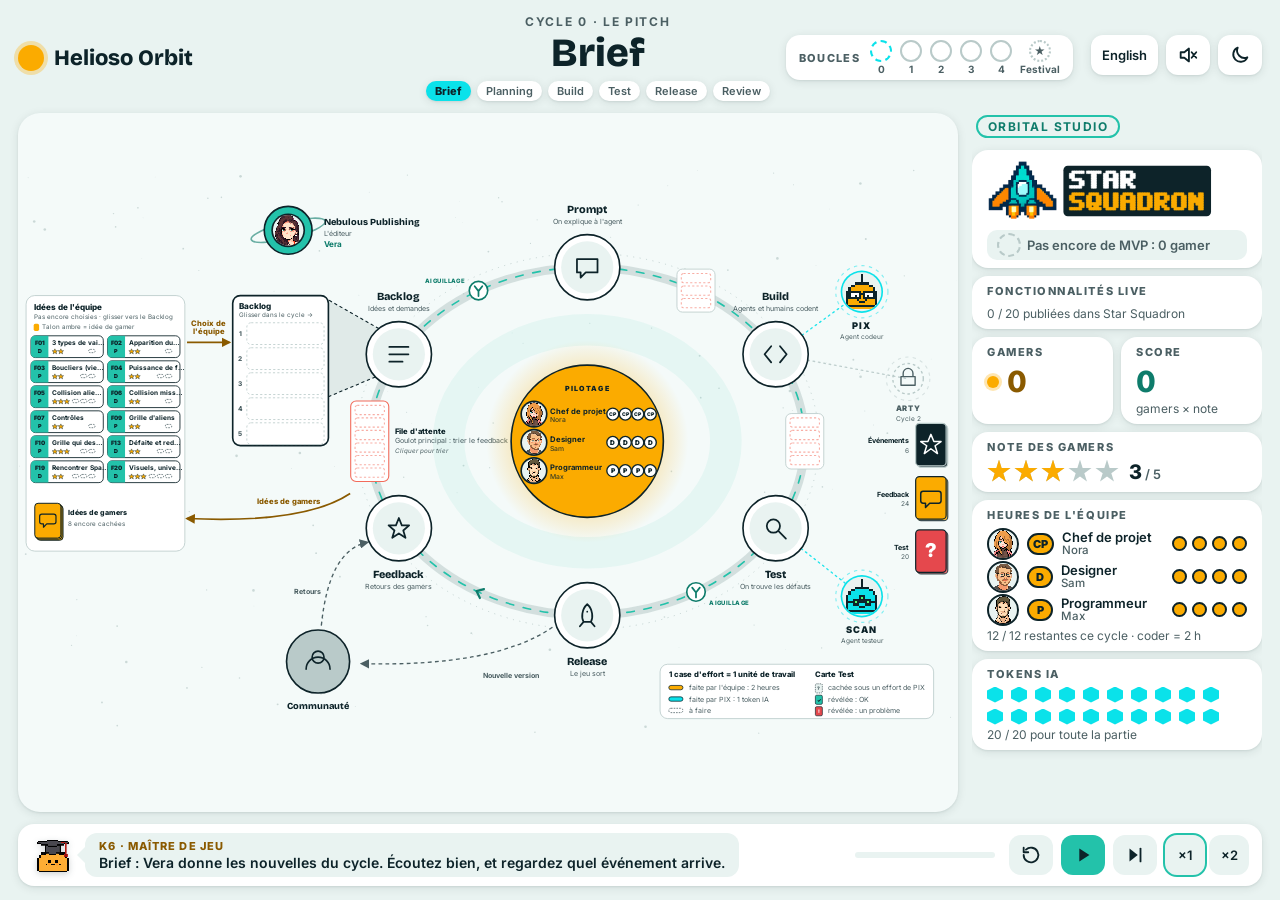
<file: game/plateau/index.html>
<!doctype html>
<html lang="fr" data-theme="clair">
<head>
  <meta charset="utf-8">
  <meta name="viewport" content="width=device-width, initial-scale=1">
  <title>Helioso Orbit</title>
  <script>
    // Appliquer le thème gardé en mémoire avant l'affichage (pas de flash).
    try {
      var p = JSON.parse(localStorage.getItem("helioso-orbit-plateau") || "{}");
      if (p.theme) document.documentElement.dataset.theme = p.theme;
    } catch (e) {}
  </script>
  <!-- Polices de la direction artistique. Hors ligne, des polices système prennent le relais. -->
  <link rel="preconnect" href="https://fonts.googleapis.com">
  <link rel="preconnect" href="https://fonts.gstatic.com" crossorigin>
  <link rel="stylesheet" href="https://fonts.googleapis.com/css2?family=Bricolage+Grotesque:opsz,wght@12..96,700;12..96,800&family=Inter:wght@400;500;600;700;900&display=swap">
  <link rel="stylesheet" href="style.css">
</head>
<body>
  <div class="ecran">
    <header class="barre-haut">
      <div class="marque">
        <span class="marque-soleil" aria-hidden="true"></span>
        <span class="marque-nom" data-texte="jeu.titre"></span>
      </div>

      <div class="temps" id="temps" aria-live="polite"></div>

      <div class="boutons">
        <div class="boucles-entete" id="boucles-entete"></div>
        <button class="bouton bouton-texte" id="bouton-langue" data-texte="bouton.langue"></button>
        <button class="bouton" id="bouton-son">
          <svg viewBox="0 0 24 24" aria-hidden="true">
            <path class="icone-trait" d="M4 9h4l5-4v14l-5-4H4z"/>
            <path class="icone-trait son-on" d="M16 9a4 4 0 0 1 0 6M18.5 6.5a8 8 0 0 1 0 11"/>
            <path class="icone-trait son-off" d="M16 9l5 6M21 9l-5 6"/>
          </svg>
        </button>
        <button class="bouton" id="bouton-theme">
          <svg viewBox="0 0 24 24" aria-hidden="true">
            <g class="theme-soleil">
              <circle class="icone-trait" cx="12" cy="12" r="4.5"/>
              <path class="icone-trait" d="M12 2v2.5M12 19.5V22M2 12h2.5M19.5 12H22M4.9 4.9l1.8 1.8M17.3 17.3l1.8 1.8M4.9 19.1l1.8-1.8M17.3 6.7l1.8-1.8"/>
            </g>
            <path class="icone-trait theme-lune" d="M20 14.5A8 8 0 0 1 9.5 4a8 8 0 1 0 10.5 10.5z"/>
          </svg>
        </button>
      </div>
    </header>

    <main class="zone">
      <div class="plateau-cadre">
        <svg id="plateau" class="plateau" role="img" aria-label="Plateau de l'orbite d'itération"></svg>
        <div id="couche-cartes" class="couche-cartes"></div>
      </div>
      <aside class="tableau" id="tableau"></aside>
    </main>

    <footer class="barre-lecture">
      <!-- K6, le maître de jeu : il explique chaque temps, en sous-titre, sans cacher le plateau. -->
      <div class="guide">
        <img class="guide-k6 pixel" src="../../assets/personnages/k6-maitre-tete.png" alt="">
        <div class="guide-bulle">
          <span class="guide-nom" data-texte="guide.nom"></span>
          <span class="guide-texte" id="guide-texte"></span>
        </div>
      </div>
      <div class="lecture-controles">
        <div class="piste" aria-hidden="true"><div class="piste-remplie" id="lecture-piste"></div></div>
        <button class="bouton" id="lecture-recommencer" data-titre="lecture.recommencer">
          <svg viewBox="0 0 24 24" aria-hidden="true"><path class="icone-trait" d="M4 12a8 8 0 1 0 2.5-5.8M4 4v5h5"/></svg>
        </button>
        <button class="bouton bouton-lire" id="lecture-lire" data-titre="lecture.lire">
          <svg viewBox="0 0 24 24" aria-hidden="true">
            <path class="icone-plein icone-lire" d="M8 5l11 7-11 7z"/>
            <path class="icone-plein icone-pause" d="M7 5h3.5v14H7zM13.5 5H17v14h-3.5z"/>
          </svg>
        </button>
        <button class="bouton" id="lecture-pas" data-titre="lecture.pas">
          <svg viewBox="0 0 24 24" aria-hidden="true"><path class="icone-plein" d="M6 5l9 7-9 7z"/><path class="icone-trait" d="M18 5v14"/></svg>
        </button>
        <div class="vitesses">
          <button class="bouton bouton-texte actif" data-vitesse="1">×1</button>
          <button class="bouton bouton-texte" data-vitesse="2">×2</button>
        </div>
      </div>
    </footer>
  </div>

  <script src="js/scenario-studio.js"></script>
  <script src="js/vitrine.js"></script>
  <script src="js/plateau.js"></script>
  <script src="js/schemas-feedback.js"></script>
  <script src="js/pioches.js"></script>
  <script src="js/logo-star-squadron.js"></script>
  <script src="js/tableau-de-bord.js"></script>
  <script src="js/animations.js"></script>
  <script src="js/banc.js"></script>
  <script src="js/aiguillage.js"></script>
  <script src="js/script-demo.js"></script>
  <script src="js/lecteur.js"></script>
  <script src="js/main.js"></script>
</body>
</html>
</file>
<file: game/plateau/style.css>
/* Helioso Orbit — le plateau.
   Toutes les couleurs passent par les variables de docs/jeu/direction-artistique.md.
   Les variables « dérivées » (--line, --ombre, --ciel…) sont listées dans la même page. */

/* --- Les deux thèmes ------------------------------------------------------ */

:root,
[data-theme="clair"] {
  --bg: #E9F3F1;
  --surface: #FFFFFF;
  --surface-2: #E9F3F1;
  --border: transparent;
  --text: #0D2329;
  --text-muted: #4B5F63;
  --accent: #23C2AA;
  --accent-text: #0E7C6B;
  --agent: #0AE2EA;
  --sun: #FBAB00;
  --sun-text: #8A5A00;
  --danger: #E5484D;
  --queue: #F26B5B;

  /* Dérivées */
  --ink: #0D2329;               /* encre bleu nuit (contours, texte sur ambre) */
  --line: #0D2329;              /* contours du style flat */
  --line-soft: #B9CAC9;         /* traits secondaires (gris sauge) */
  --ombre: 0 2px 10px rgba(13, 35, 41, 0.10), 0 1px 2px rgba(13, 35, 41, 0.08);
  --ciel: #B9CAC9;              /* étoiles du fond */
  --halo-soleil: rgba(251, 171, 0, 0.30);
  --halo-agent: rgba(10, 226, 234, 0.35);
  --sur-accent: #0D2329;        /* texte sur aplat sarcelle */
  --sur-danger: #FFFFFF;
  --fond-plateau: #F4FAF9;
  --sur-encre: #FFFFFF;         /* texte sur aplat bleu nuit (carte Événement) */

  /* L'écran de jeu des schémas de feedback (style des prototypes de SpacePlan, identique dans les deux thèmes) */
  --ecran-fond: #0A1114;
  --ecran-vaisseau: #E5484D;
  --ecran-alien: #6DBE4B;
  --ecran-tir: #FBAB00;
  --ecran-tir-alien: #FF8A3D;
  --ecran-boite: #0AE2EA;
  --ecran-texte: #E6EDF3;
}

[data-theme="sombre"] {
  --bg: #0A1114;
  --surface: #161F22;
  --surface-2: #0D2329;
  --border: #24313A;
  --text: #E6EDF3;
  --text-muted: #8CA3AB;
  --accent: #23C2AA;
  --accent-text: #0AE2EA;
  --agent: #0AE2EA;
  --sun: #FBAB00;
  --sun-text: #FBAB00;
  --danger: #F87171;
  --queue: #FBAB00;

  --ink: #0D2329;
  --line: #2E4550;
  --line-soft: #24313A;
  --ombre: 0 0 0 1px #24313A;
  --ciel: #8CA3AB;
  --halo-soleil: rgba(251, 171, 0, 0.38);
  --halo-agent: rgba(10, 226, 234, 0.45);
  --sur-accent: #0A1114;
  --sur-danger: #0A1114;
  --fond-plateau: #0C1518;
  --sur-encre: #E6EDF3;

  --ecran-fond: #0A1114;
  --ecran-vaisseau: #F87171;
  --ecran-alien: #6DBE4B;
  --ecran-tir: #FBAB00;
  --ecran-tir-alien: #FF8A3D;
  --ecran-boite: #0AE2EA;
  --ecran-texte: #E6EDF3;
}

/* --- La page -------------------------------------------------------------- */

* { box-sizing: border-box; }

html, body {
  margin: 0;
  height: 100%;
  background: var(--bg);
  color: var(--text);
  font-family: "Inter", "Segoe UI", system-ui, -apple-system, sans-serif;
  transition: background-color 0.3s, color 0.3s;
}

.ecran {
  display: grid;
  grid-template-rows: auto 1fr auto;
  height: 100vh;
  min-height: 560px;
  padding: 14px 18px;
  gap: 12px;
}

/* Le titre suit le thème : Bricolage Grotesque en clair, Inter 900 en sombre. */
.titre-police { font-family: "Bricolage Grotesque", "Inter", "Segoe UI", sans-serif; font-weight: 800; }
[data-theme="sombre"] .titre-police { font-family: "Inter", "Segoe UI", sans-serif; font-weight: 900; }

/* --- La barre du haut ----------------------------------------------------- */

.barre-haut {
  display: grid;
  grid-template-columns: 1fr auto 1fr;
  align-items: center;
  gap: 16px;
}

.marque { display: flex; align-items: center; gap: 10px; }
.marque-soleil {
  width: 26px; height: 26px; border-radius: 50%;
  background: var(--sun);
  box-shadow: 0 0 0 4px var(--halo-soleil);
}
.marque-nom {
  font-family: "Bricolage Grotesque", "Inter", sans-serif; font-weight: 800; font-size: 22px;
}
[data-theme="sombre"] .marque-nom {
  font-family: "Inter", sans-serif; font-weight: 900; letter-spacing: 0.04em; text-transform: uppercase; font-size: 18px;
}
.marque-scenario {
  font-size: 12px; font-weight: 700; letter-spacing: 0.12em; text-transform: uppercase;
  color: var(--accent-text);
  border: 2px solid var(--accent); border-radius: 999px; padding: 2px 10px;
}

/* Le temps en cours, en grand */
.temps { display: flex; flex-direction: column; align-items: center; gap: 4px; }
.temps-cycle { font-size: 12px; font-weight: 700; letter-spacing: 0.14em; text-transform: uppercase; color: var(--text-muted); }
.temps-cycle-titre::before { content: " · "; }
.temps-grand {
  font-family: "Bricolage Grotesque", "Inter", sans-serif; font-weight: 800;
  font-size: 40px; line-height: 1; color: var(--text);
}
[data-theme="sombre"] .temps-grand {
  font-family: "Inter", sans-serif; font-weight: 900; text-transform: uppercase; letter-spacing: 0.08em;
  color: var(--agent); text-shadow: 0 0 18px var(--halo-agent);
}
.temps-frise { display: flex; gap: 6px; list-style: none; margin: 4px 0 0; padding: 0; }
.temps-frise li {
  font-size: 11px; font-weight: 600; padding: 3px 9px; border-radius: 999px;
  color: var(--text-muted); background: var(--surface); box-shadow: var(--ombre);
}
.temps-frise li.fait { color: var(--accent-text); }
.temps-frise li.fait::before { content: "✓ "; }
.temps-frise li.actif { background: var(--agent); color: var(--ink); font-weight: 800; }

.boutons { display: flex; justify-content: flex-end; gap: 8px; }

.bouton {
  display: inline-flex; align-items: center; justify-content: center;
  min-width: 40px; height: 40px; padding: 0 10px;
  border-radius: 12px; border: 1px solid var(--border);
  background: var(--surface); color: var(--text); box-shadow: var(--ombre);
  font: 600 13px "Inter", sans-serif; cursor: pointer;
  transition: transform 0.15s, background-color 0.3s;
}
.bouton:hover:not(:disabled) { transform: translateY(-1px); }
.bouton:disabled { cursor: not-allowed; opacity: 0.55; }
.bouton svg { width: 22px; height: 22px; }
.icone-trait { fill: none; stroke: currentColor; stroke-width: 2; stroke-linecap: round; stroke-linejoin: round; }
.icone-plein { fill: currentColor; }

#bouton-son[data-etat="off"] .son-on,
#bouton-son[data-etat="on"] .son-off { display: none; }
#bouton-theme[data-etat="clair"] .theme-soleil,
#bouton-theme[data-etat="sombre"] .theme-lune { display: none; }

/* --- La zone centrale ----------------------------------------------------- */

.zone {
  display: grid;
  grid-template-columns: 1fr 290px;
  gap: 14px;
  min-height: 0;
}

.plateau-cadre {
  min-height: 0;
  border-radius: 22px;
  background: var(--fond-plateau);
  box-shadow: var(--ombre);
  border: 1px solid var(--border);
  overflow: hidden;
  transition: background-color 0.3s;
}
.plateau { width: 100%; height: 100%; display: block; }

/* --- Le plateau (SVG) ----------------------------------------------------- */

.plateau text { font-family: "Inter", "Segoe UI", sans-serif; fill: var(--text); }

.etoile { fill: var(--ciel); opacity: 0.7; }
.etoile.scintille { animation: scintille 4s ease-in-out infinite; }
@keyframes scintille { 50% { opacity: 0.15; } }

/* L'orbite */
.orbite-anneau { fill: none; stroke: var(--line-soft); stroke-width: 1.5; stroke-dasharray: 2 10; }
.orbite-trace { fill: none; stroke: var(--line-soft); stroke-width: 16; opacity: 0.55; }
.orbite-flux {
  fill: none; stroke: var(--accent); stroke-width: 3; stroke-dasharray: 14 18; stroke-linecap: round;
  animation: flux 3s linear infinite;
}
@keyframes flux { to { stroke-dashoffset: -64; } }
.chevron { fill: none; stroke: var(--accent-text); stroke-width: 4; stroke-linecap: round; stroke-linejoin: round; }

/* Les stations-planètes */
.station-planete { fill: var(--surface); stroke: var(--line); stroke-width: 3; transition: stroke 0.3s, fill 0.3s; }
.station-interieur { fill: var(--surface-2); }
.station-icone { fill: none; stroke: var(--text); stroke-width: 2.4; stroke-linecap: round; stroke-linejoin: round; }
.station-halo { fill: var(--halo-agent); opacity: 0; transition: opacity 0.4s; }
.station-nom { font-size: 20px; font-weight: 800; }
[data-theme="clair"] .station-nom { font-family: "Bricolage Grotesque", "Inter", sans-serif; }
[data-theme="sombre"] .station-nom { font-weight: 900; text-transform: uppercase; letter-spacing: 0.08em; font-size: 16px; }
.station-aide { font-size: 13px; fill: var(--text-muted) !important; }

.station.active .station-planete { stroke: var(--agent); stroke-width: 5; }
.station.active .station-interieur { fill: var(--agent); }
.station.active .station-icone { stroke: var(--ink); }
.station.active .station-halo { opacity: 1; animation: pulsation 2.2s ease-in-out infinite; transform-box: fill-box; transform-origin: center; }
.station.active .station-nom { fill: var(--accent-text); }
@keyframes pulsation { 50% { transform: scale(1.12); opacity: 0.45; } }

/* Les files d'attente */
.file-fond { fill: var(--surface); stroke: var(--line-soft); stroke-width: 1.5; }
[data-theme="sombre"] .file-fond { fill: var(--surface-2); }
.case-file { fill: none; stroke: var(--queue); stroke-width: 2; stroke-dasharray: 4 4; opacity: 0.55; transition: all 0.3s; }
.case-file.pleine { fill: var(--queue); stroke: var(--ink); stroke-dasharray: none; opacity: 1; }
[data-theme="sombre"] .case-file.pleine { stroke: var(--queue); }
.etiquette-file { font-size: 13px; fill: var(--text-muted) !important; }
.etiquette-file.forte { font-weight: 800; fill: var(--text) !important; font-size: 14px; }
.file-principale .file-fond { stroke: var(--queue); stroke-width: 2; }

/* Le soleil du pilotage */
.soleil-disque { fill: var(--sun); stroke: var(--ink); stroke-width: 3; }
[data-theme="sombre"] .soleil-disque { stroke: none; }
.halo-soleil-centre { stop-color: var(--sun); stop-opacity: 0.35; }
.halo-soleil-bord { stop-color: var(--sun); stop-opacity: 0; }
.soleil-halo { animation: respire 5s ease-in-out infinite; transform-box: fill-box; transform-origin: center; }
@keyframes respire { 50% { transform: scale(1.05); opacity: 0.8; } }
.plateau .soleil-titre {
  fill: var(--ink); font-size: 13px; font-weight: 900; letter-spacing: 0.18em; text-transform: uppercase;
}
.plateau .role-nom { fill: var(--ink); font-size: 14px; font-weight: 700; }
.plateau .role-personne { fill: var(--ink); font-size: 12.5px; font-weight: 500; opacity: 0.8; }
.plateau .planete-personne { font-size: 15px; font-weight: 700; fill: var(--accent-text); }
.jeton-heure { fill: var(--surface); stroke: var(--ink); stroke-width: 2.5; transition: all 0.3s; }
[data-theme="sombre"] .jeton-heure { fill: #FFFFFF; }
.jeton-heure.utilise { fill: none; stroke-dasharray: 3 3; opacity: 0.55; }
.jeton-heure.pose { fill: var(--sun); stroke: var(--ink); }

/* Les planètes extérieures */
.planete-disque { stroke: var(--line); stroke-width: 3; }
.planete-editeur .planete-disque { fill: var(--accent); }
.planete-communaute .planete-disque { fill: var(--line-soft); }
[data-theme="sombre"] .planete-communaute .planete-disque { fill: var(--surface-2); }
.planete-anneau { fill: none; stroke: var(--accent-text); stroke-width: 3; opacity: 0.6; }
.planete-icone { fill: none; stroke: var(--text); stroke-width: 3; stroke-linecap: round; }
.planete-nom { font-size: 17px; font-weight: 800; }
[data-theme="clair"] .planete-nom { font-family: "Bricolage Grotesque", "Inter", sans-serif; }
.planete-aide { font-size: 13px; fill: var(--text-muted) !important; }

/* Les portraits en pixel art : jamais lissés */
.pixel { image-rendering: crisp-edges; image-rendering: pixelated; }
.portrait-cadre { fill: var(--line); }
.portrait-cadre.agent { fill: var(--agent); }
.portrait-cadre.equipe { fill: var(--ink); }
/* Les badges de rôle (CP, D, P) */
.badge-role-fond { fill: var(--surface); stroke: var(--ink); stroke-width: 2; }
.plateau .badge-role-lettre { fill: var(--ink); font-weight: 900; }
/* Un jeton Heure posé : ambre comme les heures, avec la lettre de son propriétaire. */
.badge-role.heure-posee .badge-role-fond { fill: var(--sun); }
/* Un jeton qui reste au pilotage : pastille claire, pour se détacher du soleil ambre. */
.badge-role.jeton-soleil .badge-role-fond { fill: var(--surface); stroke-width: 2.5; }
.plateau .badge-role.jeton-soleil .badge-role-lettre { fill: var(--text); }
.badge-role.jeton-soleil.utilise .badge-role-fond { fill: none; stroke: var(--ink); }
/* Un jeton parti du pilotage : une place vide en pointillés. */
.badge-role.utilise .badge-role-fond { fill: none; stroke-dasharray: 3 3; opacity: 0.55; }
.badge-role.utilise .badge-role-lettre { display: none; }
.badge-role.ticket .badge-role-fond { fill: var(--surface); stroke: none; }
.plateau .badge-role.ticket .badge-role-lettre { fill: var(--text); }
.badge-role-html {
  display: inline-grid; place-items: center; min-width: 26px; height: 22px; padding: 0 4px;
  border-radius: 11px; background: var(--sun); color: var(--ink);
  font-size: 11px; font-weight: 900; border: 2px solid var(--ink);
}
.portrait-fond { fill: var(--surface-2); }

/* Les flèches */
.fleche { fill: none; stroke: var(--text-muted); stroke-width: 2.5; stroke-dasharray: 7 6; }
.pointe { fill: var(--text-muted); }
.fleche.fleche-equipe { stroke: var(--sun-text); stroke-width: 3; stroke-dasharray: none; }
.pointe-equipe { fill: var(--sun-text); }
.plateau .fleche-libelle.fleche-equipe { fill: var(--sun-text) !important; font-size: 14px; font-weight: 800; }
.fleche-libelle { font-size: 13px; font-weight: 700; fill: var(--text-muted) !important; }

/* Les satellites (agents IA) */
.attache { stroke: var(--agent); stroke-width: 2.5; stroke-dasharray: 3 7; stroke-linecap: round; opacity: 0.9; }
.attache.verrou { stroke: var(--line-soft); }
.satellite-anneau { fill: none; stroke: var(--agent); stroke-width: 2; stroke-dasharray: 6 8; opacity: 0.5; }
.satellite.actif .satellite-anneau {
  opacity: 1; stroke-width: 3;
  animation: tourne 6s linear infinite; transform-box: fill-box; transform-origin: center;
}
.satellite.actif .portrait-cadre.agent { filter: drop-shadow(0 0 10px var(--agent)); }
@keyframes tourne { to { transform: rotate(360deg); } }
.satellite-nom { font-size: 17px; font-weight: 900; letter-spacing: 0.1em; }
.satellite-role { font-size: 12px; fill: var(--text-muted) !important; }
.satellite-vide { fill: none; stroke: var(--line-soft); stroke-width: 2.5; stroke-dasharray: 5 5; }
.satellite.verrouille .satellite-anneau { stroke: var(--line-soft); }
.satellite.verrouille .satellite-nom { fill: var(--text-muted); font-size: 14px; }
.cadenas { fill: none; stroke: var(--text-muted); stroke-width: 2.5; stroke-linejoin: round; }

/* Les bulles de personnalité */
.bulle-fond { fill: var(--surface); stroke: var(--agent); stroke-width: 2.5; }
.bulle-texte { font-size: 16px; font-weight: 600; font-style: italic; }
.bulle { animation: apparait 0.5s ease-out; }
@keyframes apparait { from { opacity: 0; transform: translateY(6px); } }

/* Les tickets (cartes Fonctionnalité) */
.ticket { filter: drop-shadow(0 3px 4px rgba(13, 35, 41, 0.18)); }
.ticket-fond { fill: var(--surface); }
.ticket-talon { fill: var(--accent); }
.ticket-contour { fill: none; stroke: var(--line); stroke-width: 2.2; }
[data-theme="sombre"] .ticket-contour { stroke: var(--accent); }
.ticket-decoupe { stroke: var(--sur-accent); stroke-width: 1.5; stroke-dasharray: 3 3; opacity: 0.5; }
.plateau .ticket-id { fill: var(--sur-accent); font-size: 14px; font-weight: 900; letter-spacing: 0.02em; }
.plateau .ticket-nom { font-size: 14px; font-weight: 700; }
.plateau .ticket-effort { font-size: 11px; font-weight: 700; fill: var(--accent-text); }
.ticket-etoile { fill: var(--sun); stroke: var(--ink); stroke-width: 0.8; }
.case-effort { fill: none; stroke: var(--text-muted); stroke-width: 1.4; stroke-dasharray: 3 2; }
.case-effort.faite { stroke: var(--ink); stroke-dasharray: none; }
.case-effort.par-humain { fill: var(--sun); }
.case-effort.par-agent { fill: var(--agent); }
[data-theme="sombre"] .case-effort.faite { stroke: none; }

/* La légende de l'effort */
.legende-fond { fill: var(--surface); stroke: var(--line-soft); stroke-width: 1.5; }
[data-theme="sombre"] .legende-fond { fill: var(--surface-2); }
.plateau .legende-titre { font-size: 14px; font-weight: 800; }
.plateau .legende-texte { font-size: 13px; fill: var(--text-muted); }

/* Les cartes Test */
.carte-test-fond { stroke: var(--line); stroke-width: 1.5; }
.carte-test.cachee .carte-test-fond { fill: var(--surface-2); stroke-dasharray: 2 2; }
.carte-test.ok .carte-test-fond { fill: var(--accent); }
.carte-test.bug .carte-test-fond { fill: var(--danger); }
.plateau .carte-test-texte { font-size: 11px; font-weight: 900; fill: var(--text-muted); }
.plateau .carte-test.ok .carte-test-texte { fill: var(--sur-accent); }
.plateau .carte-test.bug .carte-test-texte { fill: var(--sur-danger); }


/* --- Les zones des fonctionnalités (Idées, Backlog, couloir) --------------- */

.zone-fond { fill: var(--surface); stroke: var(--line-soft); stroke-width: 1.5; }
[data-theme="sombre"] .zone-fond { fill: var(--surface-2); }
/* Le Backlog est le zoom de la planète Backlog : même contour, et un cône qui s'ouvre vers la boîte. */
.zone-fond.backlog { stroke: var(--line); stroke-width: 3; }
.zoom-cone { fill: var(--line-soft); opacity: 0.35; }
.zoom-trait { fill: none; stroke: var(--line); stroke-width: 2; stroke-dasharray: 6 5; }
.station[data-station="backlog"] { cursor: pointer; }
.station[data-station="backlog"]:hover .station-planete { stroke: var(--agent); }
/* Zones fermées : le plateau seul, plus grand. */
.plateau.zones-fermees .calque-zones, .plateau.zones-fermees .calque-idees, .plateau.zones-fermees .liens-zones { display: none; }
.plateau .zone-titre { font-size: 15px; font-weight: 800; }
.plateau .zone-titre.petit { font-size: 13px; }
.plateau .zone-aide { font-size: 11.5px; fill: var(--text-muted); }
.place-vide { fill: none; stroke: var(--line-soft); stroke-width: 1.5; stroke-dasharray: 4 4; }
.plateau .place-rang { font-size: 12px; font-weight: 800; fill: var(--text-muted); }
.dos-idee { fill: var(--sun); stroke: var(--ink); stroke-width: 1.8; }
.dos-idee-icone { fill: none; stroke: var(--ink); stroke-width: 2.2; stroke-linejoin: round; }
.couloir { fill: none; stroke: var(--accent); stroke-width: 58; opacity: 0.07; }
[data-theme="sombre"] .couloir { opacity: 0.1; }

.tuile { cursor: grab; outline: none; touch-action: none; }
.tuile.en-deplacement { opacity: 0.25; }
.fantome { pointer-events: none; opacity: 0.9; filter: drop-shadow(0 8px 12px rgba(13, 35, 41, 0.35)); cursor: grabbing; }
.plateau.glisse-en-cours .zone-fond { stroke: var(--agent); stroke-width: 3; stroke-dasharray: 8 6; }
.plateau.depuis-backlog .couloir { opacity: 0.22; stroke: var(--agent); }
.plateau .etiquette-file.aide { font-size: 11.5px; font-style: italic; }
.tuile-fond { fill: var(--surface); stroke: var(--line); stroke-width: 1.6; }
[data-theme="sombre"] .tuile-fond { stroke: var(--accent); }
.tuile-talon { fill: var(--accent); }
.plateau .tuile-id { font-size: 11px; font-weight: 900; fill: var(--sur-accent); }
.plateau .tuile-lettre { font-size: 10px; font-weight: 900; fill: var(--sur-accent); }
.plateau .tuile-nom { font-size: 12px; font-weight: 700; }
.tuile-talon.gamer, .ticket-talon.gamer { fill: var(--sun); }
.plateau .tuile-talon.gamer + .tuile-id, .plateau .ticket-talon.gamer ~ .ticket-id { fill: var(--ink); }
.tuile:hover .tuile-fond, .tuile:focus .tuile-fond { stroke: var(--agent); stroke-width: 2.5; }
.tuile.nouvelle .tuile-fond { stroke: var(--sun); stroke-width: 3; animation: pulsation-tuile 1.2s ease-in-out 4; }
@keyframes pulsation-tuile { 50% { stroke-width: 6; } }
/* Pas de déplacement CSS sur les groupes SVG (il écraserait leur position) : un simple fondu. */
.ticket.compact.nouveau { animation: fondu 0.4s ease-out; }
@keyframes fondu { from { opacity: 0; } }

.plateau .ticket-id.compact { font-size: 11px; }
.plateau .ticket-nom.compact { font-size: 12px; }
.ticket.compact { cursor: pointer; }
/* La fonctionnalité choisie (clic sur son ticket) : un contour cyan épais et un halo. */
.ticket.choisi .ticket-contour { stroke: var(--agent); stroke-width: 4; }
.ticket.choisi { filter: drop-shadow(0 0 8px var(--agent)); }
.calque-loupe { pointer-events: none; }
.loupe { filter: drop-shadow(0 8px 14px rgba(13, 35, 41, 0.3)); }
.file[data-file="feedback-backlog"] { cursor: pointer; }
.file[data-file="feedback-backlog"]:hover .file-fond { stroke: var(--agent); stroke-width: 3; }

.tuile-volante {
  position: absolute; left: 0; top: 0; width: 120px; height: 34px; margin: -17px 0 0 -60px;
  border-radius: 8px; background: var(--accent); opacity: 0.8; pointer-events: none;
}

/* Les fonctionnalités publiées, sous le logo du jeu */
.publiees-liste { display: flex; gap: 4px; flex-wrap: wrap; }
.puce-publiee { font-size: 10.5px; font-weight: 800; padding: 2px 6px; border-radius: 6px; background: var(--accent); color: var(--sur-accent); }

/* --- Les pioches (sur le plateau) ----------------------------------------- */

.plateau .pioches-titre { font-size: 13px; font-weight: 800; letter-spacing: 0.14em; text-transform: uppercase; fill: var(--text-muted); }
.pioche { cursor: pointer; outline: none; }
.pioche .dos-carte { stroke: var(--ink); stroke-width: 2.2; transition: transform 0.2s; }
.pioche .dos-carte.dessous { opacity: 0.8; }
.pioche-evenement .dos-carte { fill: var(--ink); stroke: var(--line-soft); }
.pioche-feedback .dos-carte { fill: var(--sun); }
.pioche-test .dos-carte { fill: var(--danger); }
.dos-icone { fill: none; stroke: var(--sur-encre); stroke-width: 5; stroke-linejoin: round; }
.pioche-feedback .dos-icone, .carte-feedback .dos-icone { stroke: var(--ink); }
.plateau .dos-lettre { font-size: 64px; font-weight: 900; fill: var(--sur-danger); }
.plateau .pioche-nom { font-size: 13px; font-weight: 700; }
.plateau .pioche-compte { font-size: 12px; fill: var(--text-muted); }
.pioche .dos-motif { transition: transform 0.2s; }
.pioche:hover .dos-motif, .pioche:focus .dos-motif,
.pioche:hover .dos-carte.dessus, .pioche:focus .dos-carte.dessus { transform: translateY(-4px); }
.pioche.vide { opacity: 0.35; cursor: default; }
.carte-test.cliquable { cursor: pointer; }
.carte-test.cliquable:hover .carte-test-fond { stroke: var(--agent); stroke-width: 2.5; }

/* L'événement du cycle, à côté de Vera */
.evenement-mini { fill: var(--ink); stroke: var(--line-soft); stroke-width: 1.5; }
.plateau .evenement-mini-id { fill: var(--sur-encre); font-size: 13px; font-weight: 900; }
.plateau .evenement-titre { font-size: 11px; font-weight: 800; letter-spacing: 0.08em; text-transform: uppercase; fill: var(--text-muted); }
.plateau .evenement-texte { font-size: 13px; font-weight: 600; }

/* --- Les cartes qui volent (couche HTML au-dessus du plateau) -------------- */

.plateau-cadre { position: relative; }
.couche-cartes { position: absolute; inset: 0; pointer-events: none; perspective: 1400px; }
.couche-fond {
  position: absolute; inset: 0; pointer-events: auto; cursor: pointer;
  background: rgba(13, 35, 41, 0.28); opacity: 0; transition: opacity 0.25s;
  display: flex; align-items: flex-end; justify-content: center;
}
.couche-fond.visible { opacity: 1; }
.couche-aide {
  margin-bottom: 18px; padding: 6px 14px; border-radius: 999px;
  background: var(--surface); color: var(--text); font-size: 13px; font-weight: 600; box-shadow: var(--ombre);
}
.avis {
  position: absolute; top: 14px; left: 50%; transform: translateX(-50%);
  padding: 9px 18px; border-radius: 999px; background: var(--ink); color: var(--sur-encre);
  font-size: 14px; font-weight: 600; box-shadow: var(--ombre); z-index: 3;
  animation: avis-entree 0.3s ease-out; transition: opacity 0.4s;
}
.avis.sortie { opacity: 0; }
@keyframes avis-entree { from { opacity: 0; transform: translate(-50%, -8px); } }

.carte-volante {
  position: absolute; left: 0; top: 0; margin-left: -120px; margin-top: -168px;
  transform-origin: center; pointer-events: none; z-index: 2;
}
.carte-interieur { position: relative; width: 100%; height: 100%; transform-style: preserve-3d; }
.carte-face {
  position: absolute; inset: 0; border-radius: 16px; overflow: hidden;
  backface-visibility: hidden; -webkit-backface-visibility: hidden;
  border: 3px solid var(--ink); box-shadow: 0 18px 40px rgba(13, 35, 41, 0.35);
}
.carte-recto { transform: rotateY(180deg); background: var(--surface); color: var(--text); display: flex; flex-direction: column; }
.carte-dos { display: flex; flex-direction: column; align-items: center; justify-content: center; gap: 10px; }
.carte-evenement .carte-dos { background: var(--ink); color: var(--sur-encre); }
.carte-feedback .carte-dos { background: var(--sun); color: var(--ink); }
.carte-test .carte-dos { background: var(--danger); color: var(--sur-danger); }
.carte-dos-motif { width: 120px; height: 120px; }
.carte-dos-motif .dos-lettre { font-size: 64px; font-weight: 900; fill: var(--sur-danger); font-family: "Inter", sans-serif; }
.carte-dos-nom { font-family: "Bricolage Grotesque", "Inter", sans-serif; font-weight: 800; font-size: 26px; }
.carte-dos-marque { font-size: 11px; font-weight: 700; letter-spacing: 0.16em; text-transform: uppercase; opacity: 0.75; }

.carte-bande {
  display: flex; justify-content: space-between; padding: 9px 14px;
  font-size: 12px; font-weight: 800; letter-spacing: 0.1em; text-transform: uppercase;
  background: var(--sun); color: var(--ink);
}
.carte-bande.bande-encre { background: var(--ink); color: var(--sur-encre); }
.carte-bande.bande-ok { background: var(--accent); color: var(--sur-accent); }
.carte-bande.bande-bug, .carte-bande.bande-pasfun { background: var(--danger); color: var(--sur-danger); }
.carte-corps { flex: 1; display: flex; flex-direction: column; gap: 10px; padding: 14px 16px; }
.carte-haut { display: flex; justify-content: space-between; align-items: center; }
.carte-auteur { font-weight: 800; font-size: 15px; }
.carte-pastille { font-size: 11px; font-weight: 800; padding: 3px 9px; border-radius: 999px; background: var(--surface-2); }
.carte-pastille.fb-bug, .carte-pastille.fb-pasfun { background: var(--danger); color: var(--sur-danger); }
.carte-pastille.fb-idee { background: var(--accent); color: var(--sur-accent); }
.carte-citation { font-size: 17px; line-height: 1.35; font-style: italic; }
.recto-feedback .carte-corps { gap: 8px; padding-top: 10px; }
.recto-feedback .carte-citation { font-size: 14.5px; line-height: 1.3; }

/* Les schémas des cartes Feedback : un petit écran de jeu */
.schema-feedback { display: block; width: 100%; height: auto; border-radius: 10px; }
.sch-ecran { fill: var(--ecran-fond); }
.sch-vaisseau { fill: var(--ecran-vaisseau); }
.sch-alien { fill: var(--ecran-alien); }
.sch-alien.sch-boss { stroke: var(--ecran-texte); stroke-width: 2; }
.sch-tir { fill: var(--ecran-tir); }
.sch-tir-alien { fill: var(--ecran-tir-alien); }
.sch-boite { fill: none; stroke: var(--ecran-boite); stroke-width: 2.5; }
.sch-texte { fill: var(--ecran-texte); font-family: "Inter", sans-serif; font-weight: 800; }
.sch-trait { fill: none; stroke: var(--ecran-texte); stroke-width: 2; stroke-linecap: round; }
.sch-pointe { fill: var(--ecran-texte); }
.sch-trait.sch-alien-trait { stroke: var(--ecran-tir-alien); }
.sch-pointe.sch-alien-trait { fill: var(--ecran-tir-alien); }
/* Ce que le gamer souhaite : en pointillés cyan */
.sch-trait.sch-souhait { stroke: var(--ecran-boite); stroke-dasharray: 4 3; }
.sch-pointe.sch-souhait { fill: var(--ecran-boite); }
.sch-explosion { fill: var(--ecran-tir); }
.sch-explosion.sch-souhait { fill: none; stroke: var(--ecran-boite); stroke-width: 2; stroke-dasharray: 4 3; }
.sch-souhait-fond { fill: none; stroke: var(--ecran-boite); stroke-width: 2; stroke-dasharray: 4 3; }
.sch-pause { fill: var(--ecran-boite); }
.sch-alerte { fill: var(--ecran-vaisseau); }
.sch-texte.sch-sur-alerte { fill: var(--ecran-fond); }
.sch-alerte-trait { fill: none; stroke: var(--ecran-vaisseau); stroke-width: 3; stroke-linecap: round; }
.sch-ok { fill: var(--ecran-alien); }
.sch-sur-ok { fill: none; stroke: var(--ecran-fond); stroke-width: 2.5; stroke-linecap: round; stroke-linejoin: round; }
.sch-etoile { fill: var(--ecran-texte); opacity: 0.6; }
.sch-texte.sch-question { fill: var(--ecran-tir); }
.sch-trait.sch-plafond { stroke: var(--ecran-vaisseau); stroke-dasharray: 5 3; stroke-width: 2.5; }
.sch-barre { fill: var(--ecran-alien); }
.sch-bouclier { fill: none; stroke: var(--ecran-boite); stroke-width: 3; }
.sch-horloge { fill: none; stroke: var(--ecran-texte); stroke-width: 2.5; }
.sch-panneau { fill: none; stroke: var(--ecran-texte); stroke-width: 2; }
.sch-trait.sch-axe { stroke-width: 1.5; opacity: 0.6; }
.sch-trait.sch-courbe { stroke: var(--ecran-vaisseau); stroke-width: 3; }
.sch-trait.sch-defile { stroke: var(--ecran-texte); opacity: 0.5; stroke-dasharray: 3 3; }
.sch-hautparleur { fill: var(--ecran-texte); }
.sch-trait.sch-puissance { stroke: var(--ecran-tir); stroke-width: 2.5; }
.sch-trait.sch-couronne { stroke: var(--ecran-tir); fill: var(--ecran-tir); }
.sch-podium { fill: var(--ecran-alien); }
.sch-live { fill: var(--ecran-vaisseau); }
.carte-titre { font-family: "Bricolage Grotesque", "Inter", sans-serif; font-weight: 800; font-size: 21px; line-height: 1.2; }
.carte-verdict { font-family: "Bricolage Grotesque", "Inter", sans-serif; font-weight: 800; font-size: 44px; line-height: 1; }
.test-ok .carte-verdict { color: var(--accent-text); }
.test-bug .carte-verdict, .test-pasfun .carte-verdict { color: var(--danger); }
.carte-bas { margin-top: auto; border-top: 2px solid var(--line-soft); padding-top: 8px; }
.carte-etiquette { font-size: 11px; font-weight: 800; letter-spacing: 0.1em; text-transform: uppercase; color: var(--text-muted); }
.carte-cible { font-weight: 700; font-size: 15px; }
.carte-effet { font-size: 14px; line-height: 1.35; }

/* --- Le tableau de bord --------------------------------------------------- */

.tableau {
  display: flex; flex-direction: column; gap: 8px;
  overflow-y: auto; min-height: 0;
}
.tableau-entete { padding: 2px 4px 4px; }
/* Le studio : la pastille sarcelle à contour (ancienne pastille « Studio »). */
.tableau-studio {
  display: inline-block;
  font-size: 12px; font-weight: 700; letter-spacing: 0.12em; text-transform: uppercase;
  color: var(--accent-text);
  border: 2px solid var(--accent); border-radius: 999px; padding: 2px 10px;
}

/* Le jeu vidéo : son logo, et son MVP juste dessous */
.bloc-jeu { padding: 10px 14px 9px; }
.logo-jeu { display: block; height: 66px; width: auto; max-width: 100%; }
.logo-bandeau { fill: var(--ink); }
.logo-contour { fill: var(--ink); }
.logo-lettre-1 { fill: var(--sur-encre); stroke: var(--sur-encre); }
.logo-lettre-2 { fill: var(--sun); stroke: var(--sun); }
/* Un trait de la même couleur bouche les jointures entre pixels voisins. */
.logo-jeu path:not(.logo-contour):not(.logo-etincelle) { stroke-width: 0.7; stroke-linejoin: miter; }
.logo-coque { stroke: var(--accent); } .logo-cockpit { stroke: var(--agent); } .logo-ailes, .logo-flamme { stroke: var(--sun); }
.logo-etincelle { stroke-width: 3; stroke-linecap: square; }
.logo-etincelle-a { stroke: var(--agent); }
.logo-etincelle-b { stroke: var(--sun); }
.logo-coque { fill: var(--accent); }
.logo-cockpit { fill: var(--agent); }
.logo-ailes { fill: var(--sun); }
.logo-flamme { fill: var(--sun); animation: scintille 0.8s ease-in-out infinite; }
.bloc-jeu .bloc-mvp { margin-top: 6px; border-radius: 10px; padding: 7px 10px; background: var(--surface-2); }

.bloc {
  background: var(--surface); border-radius: 16px; padding: 7px 14px;
  box-shadow: var(--ombre); border: 1px solid var(--border);
}
.rangee { display: grid; grid-template-columns: 1fr 1fr; gap: 8px; }
.bloc-titre {
  margin: 0 0 6px; font-size: 11px; font-weight: 800; letter-spacing: 0.14em;
  text-transform: uppercase; color: var(--text-muted);
}
.bloc-aide { font-size: 12px; color: var(--text-muted); margin-top: 2px; }
.grand-chiffre {
  font-family: "Bricolage Grotesque", "Inter", sans-serif; font-weight: 800; font-size: 32px; line-height: 1.05;
  font-variant-numeric: tabular-nums;
}
[data-theme="sombre"] .grand-chiffre { font-family: "Inter", sans-serif; font-weight: 900; }
.bloc-gamers .grand-chiffre { color: var(--sun-text); }
.bloc-gamers .grand-chiffre::before {
  content: ""; display: inline-block; width: 12px; height: 12px; margin-right: 8px; vertical-align: 0.12em;
  border-radius: 50%; background: var(--sun); box-shadow: 0 0 0 3px var(--halo-soleil);
}
.grand-chiffre.score { color: var(--accent-text); }

.note-ligne { display: flex; align-items: center; gap: 10px; }
.note-etoiles { display: flex; gap: 3px; }
.note-etoile {
  position: relative; width: 24px; height: 24px;
  background: var(--line-soft);
  clip-path: polygon(50% 0%, 61% 35%, 98% 35%, 68% 57%, 79% 91%, 50% 70%, 21% 91%, 32% 57%, 2% 35%, 39% 35%);
}
.note-etoile-pleine { position: absolute; inset: 0 auto 0 0; width: 0; background: var(--sun); transition: width 0.5s; }
.note-valeur { font-weight: 800; font-size: 20px; }
.note-valeur::after { content: " / 5"; font-size: 13px; font-weight: 600; color: var(--text-muted); }

.tokens-grille { display: grid; grid-template-columns: repeat(10, 16px); gap: 6px 8px; }
.token {
  aspect-ratio: 1; background: var(--agent);
  clip-path: polygon(50% 0, 100% 25%, 100% 75%, 50% 100%, 0 75%, 0 25%);
  transition: opacity 0.3s, background-color 0.3s;
}
.token.depense { background: var(--line-soft); opacity: 0.6; }

.heures-ligne { display: flex; align-items: center; gap: 8px; margin: 1px 0; }
.heures-visage {
  width: 32px; height: 32px; border-radius: 50%;
  background: var(--surface-2); border: 2px solid var(--line);
  image-rendering: crisp-edges; image-rendering: pixelated;
}
.heures-role { flex: 1; font-size: 13px; font-weight: 600; line-height: 1.15; }
.heures-personne { display: block; font-size: 11.5px; font-weight: 500; color: var(--text-muted); }
.heures-jetons { display: flex; gap: 5px; }
.heure {
  width: 15px; height: 15px; border-radius: 50%;
  background: var(--sun); border: 2px solid var(--ink);
  transition: all 0.3s;
}
.heure.depensee { background: transparent; border: 2px dashed var(--line-soft); }

.mvp-texte { font-size: 13px; font-weight: 600; color: var(--text-muted); padding-left: 30px; position: relative; }
.mvp-texte::before {
  content: ""; position: absolute; left: 0; top: 50%; translate: 0 -50%;
  width: 20px; height: 20px; border-radius: 50%; border: 2px dashed var(--line-soft);
}
.bloc-jeu .bloc-mvp.publie { background: var(--accent); }
.bloc-mvp.publie .mvp-texte { color: var(--sur-accent); }
.bloc-mvp.publie .mvp-texte::before {
  content: "✓"; border: none; background: var(--sur-accent); color: var(--accent);
  display: grid; place-items: center; font-size: 13px; font-weight: 900;
}

.boucles-entete {
  display: flex; align-items: center; gap: 10px; margin-right: 10px;
  background: var(--surface); border: 1px solid var(--border); box-shadow: var(--ombre);
  border-radius: 14px; padding: 4px 12px;
}
.boucles-titre { font-size: 11px; font-weight: 800; letter-spacing: 0.12em; text-transform: uppercase; color: var(--text-muted); }
.boucles-entete .anneau-rond { width: 22px; height: 22px; font-size: 11px; border-width: 2.5px; }
.boucles-entete .anneau { gap: 1px; }
.boucles-entete .anneau-nom { font-size: 10px; }
.anneaux { display: flex; justify-content: space-between; gap: 8px; }
.anneau { display: flex; flex-direction: column; align-items: center; gap: 4px; }
.anneau-rond {
  width: 30px; height: 30px; border-radius: 50%;
  border: 3px solid var(--line-soft);
  display: grid; place-items: center; font-size: 13px; color: var(--text-muted);
  transition: all 0.4s;
}
.anneau-nom { font-size: 11px; font-weight: 700; color: var(--text-muted); }
.anneau.allume .anneau-rond { border-color: var(--sun); background: var(--sun); box-shadow: 0 0 0 4px var(--halo-soleil); }
.anneau.en-cours .anneau-rond { border-color: var(--agent); border-style: dashed; animation: tourne 8s linear infinite; }
.anneau.festival .anneau-rond { border-style: dotted; }

/* --- La barre de lecture (inactive à l'étape 1) --------------------------- */

.barre-lecture {
  display: flex; align-items: center; gap: 10px;
  background: var(--surface); border-radius: 16px; padding: 8px 12px;
  box-shadow: var(--ombre); border: 1px solid var(--border);
}
.barre-lecture .bouton { box-shadow: none; background: var(--surface-2); }
.barre-lecture .bouton-lire { background: var(--accent); color: var(--sur-accent); }
.vitesses { display: flex; gap: 4px; }
.vitesses .actif { outline: 2px solid var(--accent); }
.piste { flex: 1; height: 6px; border-radius: 999px; background: var(--surface-2); overflow: hidden; }
.piste-remplie { width: 0; height: 100%; background: var(--accent); }
.lecture-note { font-size: 12px; color: var(--text-muted); white-space: nowrap; }

/* K6, le maître de jeu, dans la barre du bas */
.guide { flex: 1; display: flex; align-items: center; gap: 12px; min-width: 0; }
.guide-k6 { height: 34px; width: auto; flex: none; filter: drop-shadow(0 2px 3px rgba(13, 35, 41, 0.2)); }
.guide-bulle {
  position: relative; display: flex; flex-direction: column; gap: 1px; min-width: 0;
  background: var(--surface-2); border-radius: 12px; padding: 6px 14px;
}
.guide-bulle::before {
  content: ""; position: absolute; left: -8px; top: 50%; translate: 0 -50%;
  border: 8px solid transparent; border-left: 0; border-right-color: var(--surface-2);
}
.guide-nom { font-size: 11px; font-weight: 800; letter-spacing: 0.1em; text-transform: uppercase; color: var(--sun-text); }
.guide-texte { font-size: 14px; font-weight: 600; }
.lecture-controles { display: flex; align-items: center; gap: 8px; flex: none; }

/* --- Étape 2 : les briques animées ---------------------------------------- */

/* 1. Le jeton Heure qui vole, et sa traînée */
.trace-vol {
  fill: none; stroke: var(--sun); stroke-width: 3; stroke-dasharray: 2 8; stroke-linecap: round;
  animation: trace-fond 0.9s ease-out forwards;
}
@keyframes trace-fond { from { opacity: 0.9; } to { opacity: 0; } }
.heure-posee.en-vol { filter: drop-shadow(0 5px 6px rgba(13, 35, 41, 0.35)); }
.heure-posee.atterrit .badge-role-fond { animation: atterrit 0.5s ease-out; transform-box: fill-box; transform-origin: center; }
@keyframes atterrit { 0% { transform: scale(1.6); } 60% { transform: scale(0.9); } 100% { transform: scale(1); } }

/* 2. La comète qui file sur l'orbite, et la station qui s'allume */
.comete-point { fill: var(--agent); }
.comete-point:first-child { filter: drop-shadow(0 0 8px var(--agent)); }
.station.allumage .station-planete { animation: bosse 0.6s ease-out; transform-box: fill-box; transform-origin: center; }
@keyframes bosse { 40% { transform: scale(1.12); } }
.station.active.allumage .station-halo { animation: onde 0.8s ease-out, pulsation 2.2s ease-in-out 0.8s infinite; }
@keyframes onde { from { transform: scale(0.8); opacity: 1; } to { transform: scale(1.6); opacity: 0; } }

/* 3. Le ticket (la fonctionnalité) qui avance */
.ticket.en-voyage { filter: drop-shadow(0 0 10px var(--agent)) drop-shadow(0 6px 8px rgba(13, 35, 41, 0.3)); }
.ticket.arrive .ticket-contour { animation: contour-arrive 0.6s ease-out; }
@keyframes contour-arrive { 30% { stroke: var(--agent); stroke-width: 5; } }

/* 4. L'effort qui se remplit, et le ticket complet */
.case-effort.se-remplit { animation: remplit 0.6s cubic-bezier(.2, .8, .2, 1); transform-box: fill-box; transform-origin: left center; }
@keyframes remplit { from { transform: scaleX(0); } 70% { transform: scaleX(1.08) scaleY(1.5); } to { transform: none; } }
.ticket.complet .ticket-contour { animation: contour-complet 1s ease-out; }
@keyframes contour-complet { 30% { stroke: var(--sun); stroke-width: 6; } }

/* 5. Les agents au travail */
.satellite.travaille image { animation: tape 0.3s ease-in-out infinite alternate; transform-box: fill-box; transform-origin: center bottom; }
@keyframes tape { to { transform: translateY(-3px) rotate(-3deg); } }
.satellite.travaille .satellite-anneau { animation-duration: 1.2s; }
.rayon { stroke: var(--agent); stroke-width: 3; stroke-dasharray: 6 8; stroke-linecap: round; animation: rayon 0.5s linear infinite; }
@keyframes rayon { to { stroke-dashoffset: -28; } }
.plateau .code-volant { font-family: ui-monospace, Consolas, monospace; font-size: 15px; font-weight: 900; fill: var(--accent-text); }
.barre-scan { fill: var(--agent); filter: drop-shadow(0 0 6px var(--agent)); }

/* 6. Les files qui grossissent, saturent et débordent */
.case-file.arrive { animation: case-arrive 0.5s cubic-bezier(.3, 1.6, .5, 1); transform-box: fill-box; transform-origin: center; }
@keyframes case-arrive { from { transform: scale(0.2); } }
.file.saturee .file-fond { stroke: var(--queue); stroke-width: 3; animation: sature 1.4s ease-in-out infinite; }
@keyframes sature { 50% { stroke-width: 6; } }
.file.deborde { animation: tremble 0.45s; }
@keyframes tremble { 20%, 60% { transform: translateX(-5px); } 40%, 80% { transform: translateX(5px); } }

/* Le banc d'essai (étape 2) : en bas à gauche du plateau */
.banc {
  position: absolute; left: 10px; bottom: 10px; z-index: 1; width: 310px;
  background: var(--surface); border: 1px solid var(--border); border-radius: 14px;
  box-shadow: var(--ombre); padding: 6px 10px 10px; color: var(--text);
}
.banc-entete {
  display: flex; justify-content: space-between; align-items: center; width: 100%;
  background: none; border: 0; padding: 2px 0; cursor: pointer; color: var(--text);
  font: inherit; font-size: 11px; font-weight: 800; letter-spacing: 0.1em; text-transform: uppercase;
}
.banc-chevron { transition: transform 0.2s; }
.banc.ferme .banc-chevron { transform: rotate(-90deg); }
.banc.ferme .banc-corps { display: none; }
.banc.ferme { padding-bottom: 6px; }
.banc-corps { display: grid; grid-template-columns: 1fr 1fr; gap: 4px; margin-top: 4px; }
.banc-choix {
  grid-column: 1 / -1; padding: 4px 8px; border-radius: 8px; font-size: 11.5px; font-weight: 700;
  background: var(--surface-2); border: 2px solid var(--agent); color: var(--text);
}
.banc-choix.vide { border-style: dashed; border-color: var(--line-soft); font-weight: 500; color: var(--text-muted); }
.banc-bouton {
  font: inherit; font-size: 11.5px; font-weight: 600; line-height: 1.2; text-align: left;
  padding: 4px 7px; border-radius: 8px; cursor: pointer;
  border: 1px solid var(--line-soft); border-left: 3px solid var(--line-soft);
  background: var(--surface-2); color: var(--text);
}
/* Un liseré de couleur par famille d'animation. */
.banc-heures { border-left-color: var(--sun); }
.banc-flux { border-left-color: var(--accent); }
.banc-travail { border-left-color: var(--agent); }
.banc-files { border-left-color: var(--queue); }
.banc-bouton:hover { border-color: var(--accent); }
.banc.occupe .banc-bouton { opacity: 0.5; cursor: wait; }

/* --- Étape 3 : le lecteur de la démo ------------------------------------- */

/* Le bouton lecture devient pause pendant la lecture. */
.bouton-lire .icone-pause { display: none; }
.bouton-lire[data-etat="lecture"] .icone-lire { display: none; }
.bouton-lire[data-etat="lecture"] .icone-pause { display: inline; }
/* L'avancement de la démo. */
.lecture-controles .piste { flex: none; width: 140px; margin-right: 6px; }
.piste-remplie { transition: width 0.4s ease-out; }
/* Pendant la lecture, le banc d'essai attend. */
.banc.verrouille .banc-bouton { opacity: 0.45; cursor: not-allowed; }

/* La bulle de Vera : un message sur plusieurs lignes, sans italique (c'est l'éditeur qui parle). */
.bulle-vera .bulle-fond { stroke: var(--accent); }
.plateau .bulle-texte.vera { font-size: 15px; font-style: normal; font-weight: 600; }

/* La communauté reçoit une nouvelle version. */
.planete.recoit .planete-disque { animation: recoit 0.7s ease-out; transform-box: fill-box; transform-origin: center; }
@keyframes recoit { 40% { transform: scale(1.15); } }

/* --- Les règles 0.23 dans la démo : aiguillages, vérifications, boucles --- */

/* Ce qu'attend un ticket : PIX (</>), son responsable (sa lettre), une vérification (loupe), une correction. */
.attente-fond { fill: var(--surface); stroke: var(--ink); stroke-width: 1.8; }
.attente-pix .attente-fond { fill: var(--agent); }
.attente-humain .attente-fond { fill: var(--sun); }
.attente-corr .attente-fond { fill: var(--danger); }
.attente-verif .attente-fond { stroke: var(--accent-text); stroke-width: 2.4; animation: attente-clignote 1.6s ease-in-out infinite; }
@keyframes attente-clignote { 50% { stroke-width: 4.5; } }
.plateau .attente-texte { font-size: 12.5px; font-weight: 900; fill: var(--ink); }
.plateau .attente-texte.code { font-size: 8.5px; font-family: ui-monospace, Consolas, monospace; }
.attente-icone { fill: none; stroke: var(--accent-text); stroke-width: 4.5; stroke-linecap: round; }

/* Le ticket correctif (la grande boucle) : talon rouge. */
.tuile-talon.correctif, .ticket-talon.correctif { fill: var(--danger); }
.plateau .tuile-talon.correctif ~ .tuile-id, .plateau .tuile-talon.correctif ~ .tuile-lettre,
.plateau .ticket-talon.correctif ~ .ticket-id, .plateau .ticket-talon.correctif ~ .tuile-lettre { fill: var(--sur-danger); }
.puce-publiee.signalee { position: relative; padding-right: 17px; background: var(--danger); color: var(--sur-danger); animation: signale 1s ease-out 3; }
.puce-marque { position: absolute; right: 5px; top: 50%; translate: 0 -50%; font-weight: 900; }
@keyframes signale { 50% { box-shadow: 0 0 0 4px var(--danger); } }

/* Les deux aiguillages, sur l'orbite */
.aiguillage-rond { fill: var(--surface); stroke: var(--accent-text); stroke-width: 3; transition: fill 0.3s; }
.aiguillage-icone { fill: none; stroke: var(--accent-text); stroke-width: 3.2; stroke-linecap: round; stroke-linejoin: round; }
.plateau .aiguillage-nom { font-size: 11px; font-weight: 800; letter-spacing: 0.08em; text-transform: uppercase; fill: var(--accent-text); }
.aiguillage-repere { cursor: help; }
.aiguillage-repere.actif .aiguillage-rond { fill: var(--accent); animation: attente-clignote 0.9s ease-in-out infinite; }
.aiguillage-repere.actif .aiguillage-icone { stroke: var(--sur-accent); }

/* Le panneau de décision de l'aiguillage (HTML, au-dessus du plateau) */
.couche-fond.aig-fond { flex-direction: column; align-items: center; justify-content: center; gap: 12px; }
.aiguillage {
  width: min(700px, 92%); padding: 16px 18px 18px; border-radius: 18px;
  background: var(--surface); color: var(--text); border: 2px solid var(--line);
  box-shadow: 0 18px 40px rgba(13, 35, 41, 0.3); animation: aig-entree 0.35s cubic-bezier(.2, .8, .2, 1);
}
@keyframes aig-entree { from { opacity: 0; transform: translateY(14px) scale(0.97); } }
.aig-entete { display: flex; align-items: center; gap: 10px; }
.aig-icone {
  width: 30px; height: 30px; border-radius: 50%; display: grid; place-items: center;
  background: var(--accent); color: var(--sur-accent); font-weight: 900; font-size: 17px;
}
.aig-titre { font-family: "Bricolage Grotesque", "Inter", sans-serif; font-size: 19px; font-weight: 800; }
.aig-question { margin: 4px 0 12px 40px; font-size: 14px; font-weight: 600; color: var(--text-muted); }
.aig-grille { display: grid; grid-template-columns: minmax(170px, 1.1fr) 1fr 1fr; gap: 6px 10px; align-items: center; }
.aig-col {
  align-self: stretch; display: flex; flex-direction: column; gap: 3px;
  padding: 8px 10px; border-radius: 10px; background: var(--surface-2); border-top: 4px solid var(--line-soft);
}
.aig-col strong { font-size: 13.5px; }
.aig-col small { font-size: 11.5px; line-height: 1.3; color: var(--text-muted); }
.aig-col-pix { border-top-color: var(--agent); }
.aig-col-resp { border-top-color: var(--sun); }
.aig-col-corriger { border-top-color: var(--danger); }
.aig-col-publier { border-top-color: var(--sun); }
.aig-ticket { padding: 6px 10px; border-radius: 10px; border: 2px solid var(--line-soft); transition: border-color 0.2s, box-shadow 0.2s; }
.aig-ticket.en-cours { border-color: var(--agent); box-shadow: 0 0 0 3px var(--halo-agent); }
.aig-ticket-haut { display: flex; align-items: baseline; gap: 8px; }
.aig-ticket-id { padding: 1px 6px; border-radius: 6px; background: var(--accent); color: var(--sur-accent); font-size: 12px; font-weight: 900; }
.aig-ticket.correctif .aig-ticket-id { background: var(--danger); color: var(--sur-danger); }
.aig-ticket-nom { font-size: 13.5px; font-weight: 700; }
.aig-ticket-detail { margin-top: 2px; font-size: 11.5px; color: var(--text-muted); }
.aig-attend { margin-top: 2px; font-size: 11.5px; font-weight: 800; color: var(--danger); }
.aig-cellule { display: flex; flex-direction: column; gap: 2px; }
.aig-choix {
  font: inherit; font-size: 13px; font-weight: 700; padding: 7px 10px; border-radius: 10px; cursor: default;
  border: 2px solid var(--line-soft); background: var(--surface); color: var(--text); transition: background 0.2s, border-color 0.2s;
}
.aig-choix.choisi { border-color: var(--ink); animation: aig-presse 0.4s ease-out forwards; }
.aig-choix-pix.choisi { background: var(--agent); color: var(--ink); }
.aig-choix-resp.choisi { background: var(--sun); color: var(--ink); }
.aig-choix-corriger.choisi { background: var(--danger); color: var(--sur-danger); }
.aig-choix-publier.choisi { background: var(--sun); color: var(--ink); }
@keyframes aig-presse { 40% { transform: scale(0.93); } 100% { transform: scale(1.04); } }
.aig-choix.grise { opacity: 0.5; border-style: dashed; text-decoration: line-through; }
.aig-raison { font-size: 11px; font-weight: 700; text-align: center; color: var(--danger); }
.couche-aide.aig-aide { margin-bottom: 0; }

/* Les trois vérifications du Test */
.verifs { filter: drop-shadow(0 4px 10px rgba(13, 35, 41, 0.18)); animation: fondu 0.4s ease-out; }
.verifs-fond { fill: var(--surface); stroke: var(--line-soft); stroke-width: 1.5; }
.plateau .verifs-titre { font-size: 11px; font-weight: 800; letter-spacing: 0.1em; text-transform: uppercase; fill: var(--text-muted); }
.verif-fond { fill: var(--surface-2); transition: fill 0.3s; }
.verif.active .verif-fond { fill: var(--accent); }
.plateau .verif-texte { font-size: 12.5px; font-weight: 600; fill: var(--text); }
.plateau .verif.active .verif-texte { fill: var(--sur-accent); font-weight: 800; }
.badge-role.verif-badge .badge-role-fond { fill: var(--sun); stroke: var(--ink); stroke-width: 1.5; }
.plateau .badge-role.verif-badge .badge-role-lettre { fill: var(--ink); }
.verif-agent { fill: var(--agent); stroke: var(--ink); stroke-width: 1.5; }
.plateau .verif-agent-texte { font-size: 10px; font-weight: 900; fill: var(--ink); }

/* La code review (loupe) et le playtest (manette), au-dessus du ticket */
.examen-fond { fill: var(--surface); stroke: var(--ink); stroke-width: 2; }
.examen-icone { fill: none; stroke: var(--ink); stroke-width: 2.6; stroke-linecap: round; stroke-linejoin: round; }
.examen-trait { fill: none; stroke: var(--ink); stroke-width: 2.2; stroke-linecap: round; }
.examen-point { fill: var(--ink); }
.examen-icone, .examen-trait, .examen-point { animation: examen 0.45s ease-in-out infinite alternate; }
@keyframes examen { to { transform: translate(2px, -2px); } }
.ticket.examine .ticket-contour { stroke: var(--accent); stroke-width: 4; }

/* La petite boucle : le ticket recule au Build, une flèche rouge montre le retour. */
.fleche-retour { fill: none; stroke: var(--danger); stroke-width: 7; stroke-dasharray: 11 7; stroke-linecap: round; animation: retour 0.6s linear infinite; }
@keyframes retour { to { stroke-dashoffset: -36; } }
.pointe-retour { fill: var(--danger); }
.ticket.en-voyage.recule { filter: drop-shadow(0 0 10px var(--danger)) drop-shadow(0 6px 8px rgba(13, 35, 41, 0.3)); }
.carte-test.defaussee { opacity: 0; transition: opacity 0.5s; }

/* K6 change de message : sa bulle s'allume un instant. */
.guide-bulle.nouveau { animation: guide-nouveau 0.9s ease-out; }
@keyframes guide-nouveau { 0%, 40% { outline: 3px solid var(--accent); } 100% { outline: 3px solid transparent; } }

/* --- Écrans étroits et mouvement réduit ----------------------------------- */

@media (max-width: 1100px) {
  .ecran { height: auto; }
  .zone { grid-template-columns: 1fr; }
  .plateau-cadre { aspect-ratio: 1400 / 1040; }
  .tableau { display: grid; grid-template-columns: repeat(auto-fill, minmax(220px, 1fr)); }
  .barre-haut { grid-template-columns: 1fr; justify-items: center; }
}

@media (prefers-reduced-motion: reduce) {
  *, *::before, *::after { animation: none !important; transition: none !important; }
}
</file>
